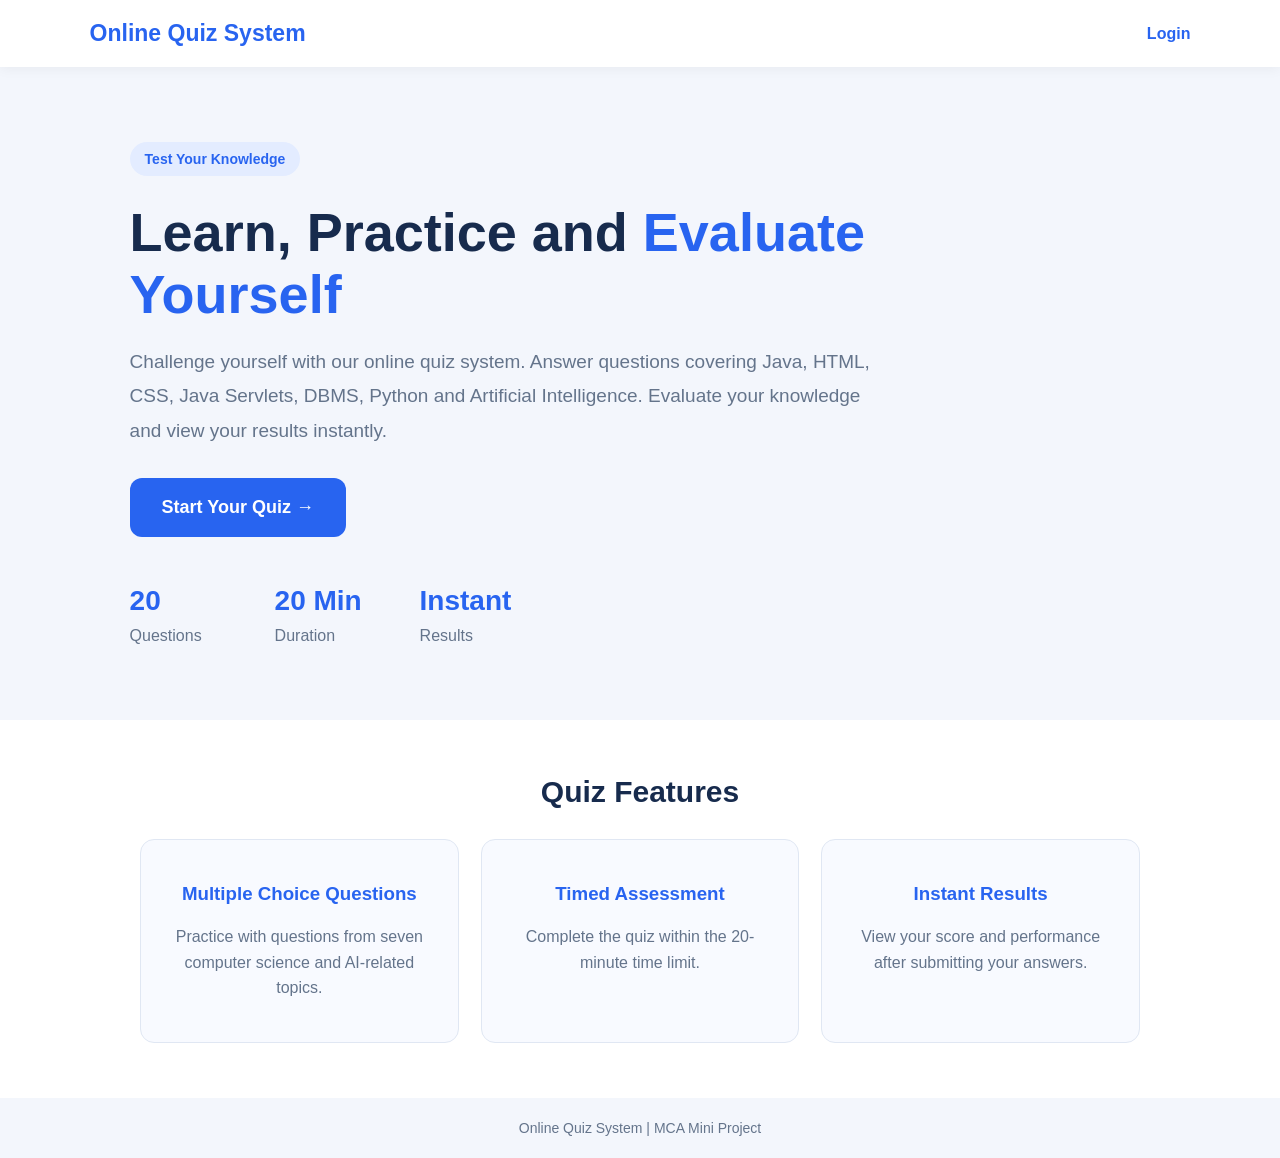
<file: index.html>
<!DOCTYPE html>
<html lang="en">
<head>
    <meta charset="UTF-8">
    <meta name="viewport" content="width=device-width, initial-scale=1.0">

    <title>Online Quiz System</title>

    <style>
        * {
            box-sizing: border-box;
        }

        body {
            margin: 0;
            font-family: Arial, sans-serif;
            background: #f3f6fc;
            color: #172b4d;
        }

        header {
            background: white;
            padding: 20px 7%;
            display: flex;
            justify-content: space-between;
            align-items: center;
            box-shadow: 0 2px 12px rgba(0, 0, 0, 0.05);
        }

        .logo {
            font-size: 23px;
            font-weight: bold;
            color: #2864f0;
        }

        .nav-link {
            text-decoration: none;
            color: #2864f0;
            font-weight: bold;
        }

        .hero {
            max-width: 1200px;
            margin: auto;
            padding: 75px 7%;
            min-height: 450px;
            display: flex;
            align-items: center;
        }

        .hero-content {
            max-width: 760px;
        }

        .badge {
            display: inline-block;
            background: #e3ecff;
            color: #2864f0;
            padding: 9px 15px;
            border-radius: 20px;
            font-size: 14px;
            font-weight: bold;
            margin-bottom: 15px;
        }

        h1 {
            font-size: clamp(36px, 5vw, 54px);
            line-height: 1.15;
            margin: 10px 0 20px;
        }

        h1 span {
            color: #2864f0;
        }

        .description {
            font-size: 19px;
            line-height: 1.8;
            color: #64748b;
            margin-bottom: 30px;
        }

        .start-btn {
            display: inline-block;
            background: #2864f0;
            color: white;
            text-decoration: none;
            padding: 19px 32px;
            border-radius: 12px;
            font-size: 18px;
            font-weight: bold;
            transition: background 0.2s;
        }

        .start-btn:hover {
            background: #174fd0;
        }

        .stats {
            display: flex;
            gap: 55px;
            margin-top: 48px;
            flex-wrap: wrap;
        }

        .stat {
            min-width: 90px;
        }

        .stat h2 {
            font-size: 28px;
            color: #2864f0;
            margin: 0 0 10px;
        }

        .stat p {
            color: #64748b;
            font-size: 16px;
            margin: 0;
        }

        .features {
            background: white;
            padding: 55px 7%;
            text-align: center;
        }

        .features h2 {
            font-size: 30px;
            margin-top: 0;
        }

        .feature-list {
            max-width: 1000px;
            margin: 30px auto 0;
            display: grid;
            grid-template-columns: repeat(3, 1fr);
            gap: 22px;
        }

        .feature-card {
            padding: 25px;
            border: 1px solid #e0e7f3;
            border-radius: 14px;
            background: #f8faff;
        }

        .feature-card h3 {
            color: #2864f0;
        }

        .feature-card p {
            color: #64748b;
            line-height: 1.6;
        }

        footer {
            text-align: center;
            padding: 22px;
            color: #64748b;
            font-size: 14px;
        }

        @media (max-width: 700px) {
            header {
                padding: 18px 5%;
            }

            .hero {
                padding: 55px 6%;
            }

            .stats {
                gap: 30px;
            }

            .feature-list {
                grid-template-columns: 1fr;
            }
        }
    </style>
</head>

<body>

    <header>
        <div class="logo">Online Quiz System</div>
        <a class="nav-link" href="login.html">Login</a>
    </header>

    <main>
        <section class="hero">
            <div class="hero-content">

                <div class="badge">Test Your Knowledge</div>

                <h1>
                    Learn, Practice and
                    <span>Evaluate Yourself</span>
                </h1>

                <p class="description">
                    Challenge yourself with our online quiz system.
                    Answer questions covering Java, HTML, CSS, Java Servlets,
                    DBMS, Python and Artificial Intelligence.
                    Evaluate your knowledge and view your results instantly.
                </p>

                <a class="start-btn" href="login.html">
                    Start Your Quiz &rarr;
                </a>

                <div class="stats">

                    <div class="stat">
                        <h2>20</h2>
                        <p>Questions</p>
                    </div>

                    <div class="stat">
                        <h2>20 Min</h2>
                        <p>Duration</p>
                    </div>

                    <div class="stat">
                        <h2>Instant</h2>
                        <p>Results</p>
                    </div>

                </div>
            </div>
        </section>

        <section class="features">
            <h2>Quiz Features</h2>

            <div class="feature-list">

                <div class="feature-card">
                    <h3>Multiple Choice Questions</h3>
                    <p>
                        Practice with questions from seven
                        computer science and AI-related topics.
                    </p>
                </div>

                <div class="feature-card">
                    <h3>Timed Assessment</h3>
                    <p>
                        Complete the quiz within the 20-minute
                        time limit.
                    </p>
                </div>

                <div class="feature-card">
                    <h3>Instant Results</h3>
                    <p>
                        View your score and performance
                        after submitting your answers.
                    </p>
                </div>

            </div>
        </section>
    </main>

    <footer>
        Online Quiz System | MCA Mini Project
    </footer>

</body>
</html>
</file>
